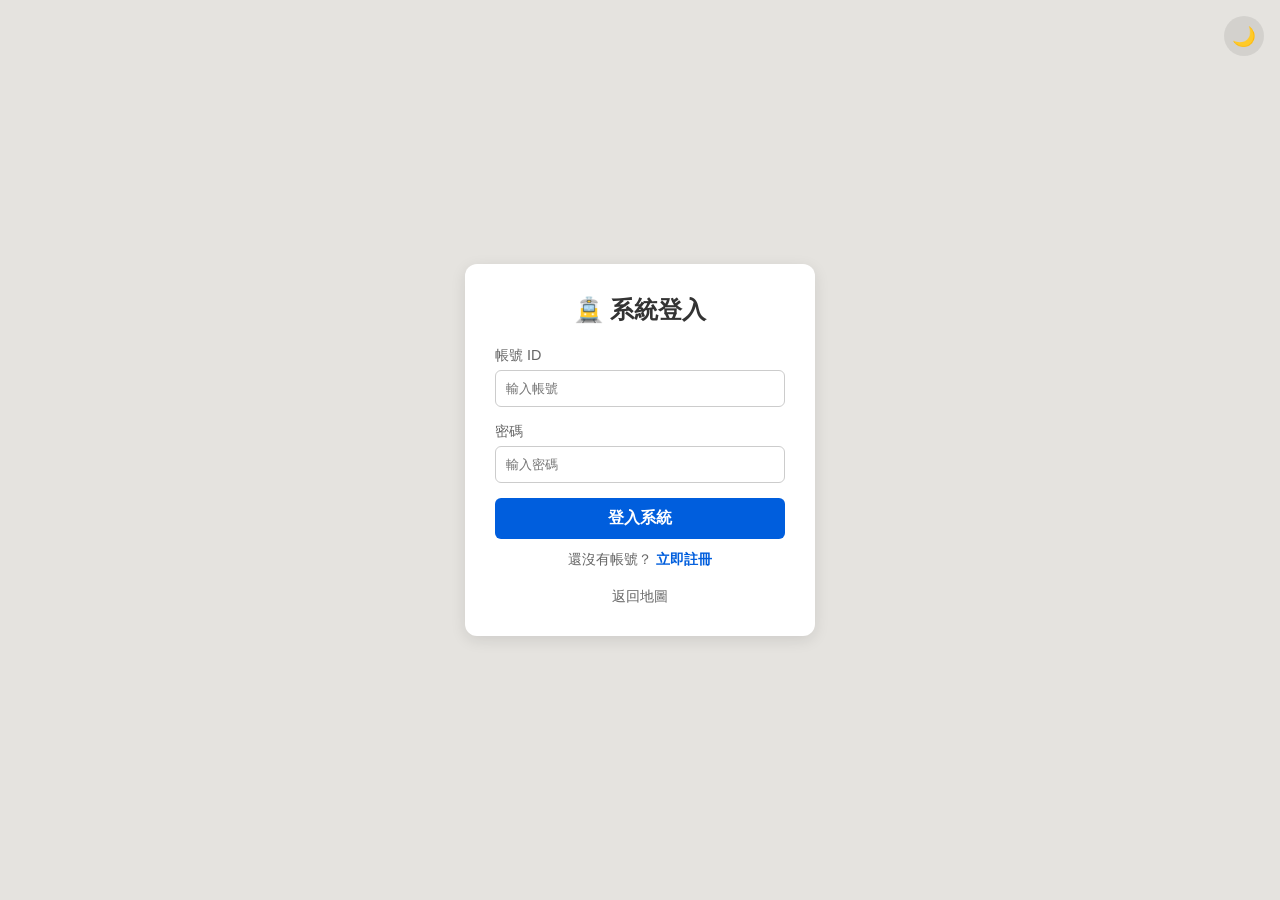
<file: login.html>
<!DOCTYPE html>
<html lang="zh-TW">
<head>
    <meta charset="UTF-8">
    <meta name="viewport" content="width=device-width, initial-scale=1.0">
    <title>登入 - 雙北捷運足跡冒險</title>
    <link rel="stylesheet" href="style.css">
    <style>
        body {
            display: flex;
            justify-content: center;
            align-items: center;
            height: 100vh;
            background-color: #e5e3df;
        }
        .login-card {
            background: white;
            padding: 30px;
            border-radius: 12px;
            box-shadow: 0 4px 15px rgba(0,0,0,0.1);
            width: 90%;
            max-width: 350px;
            text-align: center;
        }
        .login-card h2 { margin-bottom: 20px; color: #333; }
        .input-group { margin-bottom: 15px; text-align: left; }
        .input-group label { display: block; font-size: 0.9rem; color: #666; margin-bottom: 5px; }
        .input-group input { width: 100%; padding: 10px; border: 1px solid #ccc; border-radius: 6px; }
        .login-btn {
            width: 100%; padding: 10px; background: #005edd; color: white;
            border: none; border-radius: 6px; font-size: 1rem; cursor: pointer; font-weight: bold;
        }
        .login-btn:hover { background: #0047a8; }
        #msg { color: #e30022; margin-top: 10px; font-size: 0.9rem; }
        #dark-btn {
            position: fixed; top: 16px; right: 16px;
            background: rgba(0,0,0,0.08); border: none; border-radius: 50%;
            width: 40px; height: 40px; font-size: 1.2rem; cursor: pointer; z-index: 100;
        }
        /* 深色模式 */
        body.dark { background-color: #16161f !important; }
        body.dark .login-card { background: #22223a !important; box-shadow: 0 4px 15px rgba(0,0,0,0.4) !important; }
        body.dark .login-card h2 { color: #e0e0ee !important; }
        body.dark .input-group label { color: #9999bb !important; }
        body.dark .input-group input { background: #2a2a3d !important; color: #e0e0ee !important; border-color: #44445a !important; }
        body.dark a { color: #9999bb !important; }
        body.dark div[style*="color: #666"] { color: #9999bb !important; }
        body.dark #dark-btn { background: rgba(255,255,255,0.1) !important; }
    </style>
</head>
<body>
    <button id="dark-btn" onclick="toggleDark()">🌙</button>
    <div class="login-card">
        <h2 id="form-title">🚊 系統登入</h2>
        <div class="input-group">
            <label>帳號 ID</label>
            <input type="text" id="userid" placeholder="輸入帳號">
        </div>
        <div class="input-group" id="username-group" style="display:none;">
            <label>顯示名稱</label>
            <input type="text" id="username" placeholder="輸入顯示名稱">
        </div>
        <div class="input-group">
            <label>密碼</label>
            <input type="password" id="password" placeholder="輸入密碼">
        </div>
        <div class="input-group" id="confirm-group" style="display:none;">
            <label>確認密碼</label>
            <input type="password" id="confirm-password" placeholder="再次輸入密碼">
        </div>
        <button class="login-btn" id="submit-btn" onclick="handleSubmit()">登入系統</button>
        <p id="msg"></p>
        <div style="margin-top: 12px; font-size: 0.85rem; color: #666;">
            <span id="toggle-text">還沒有帳號？</span>
            <a href="#" id="toggle-link" onclick="toggleMode(); return false;" style="color: #005edd; text-decoration: none; font-weight: bold;">立即註冊</a>
        </div>
        <br>
        <a href="index.html" style="font-size: 0.85rem; color: #666; text-decoration: none;">返回地圖</a>
    </div>

    <script>
        if (localStorage.getItem('metro_dark') === '1') {
            document.body.classList.add('dark');
            document.getElementById('dark-btn').textContent = '☀️';
        }
        function toggleDark() {
            const isDark = document.body.classList.toggle('dark');
            localStorage.setItem('metro_dark', isDark ? '1' : '0');
            document.getElementById('dark-btn').textContent = isDark ? '☀️' : '🌙';
        }

        const API_URL = "https://script.google.com/macros/s/AKfycbzMS3h1Cm4cFREYEkOQVKyS4VyQad4dKEvEv9DveZtFMQ1PG_6kkhi-5g0UONcOaYSv_g/exec";

        let isRegisterMode = false;

        function toggleMode() {
            isRegisterMode = !isRegisterMode;
            document.getElementById('form-title').textContent = isRegisterMode ? '🚊 創建帳號' : '🚊 系統登入';
            document.getElementById('username-group').style.display = isRegisterMode ? 'block' : 'none';
            document.getElementById('confirm-group').style.display = isRegisterMode ? 'block' : 'none';
            document.getElementById('submit-btn').textContent = isRegisterMode ? '創建帳號' : '登入系統';
            document.getElementById('toggle-text').textContent = isRegisterMode ? '已有帳號？' : '還沒有帳號？';
            document.getElementById('toggle-link').textContent = isRegisterMode ? '返回登入' : '立即註冊';
            document.getElementById('msg').textContent = '';
        }

        function handleSubmit() {
            isRegisterMode ? handleRegister() : handleLogin();
        }

        async function handleLogin() {
            const userid = document.getElementById('userid').value.trim();
            const password = document.getElementById('password').value;
            const msgObj = document.getElementById('msg');

            if (!userid || !password) {
                msgObj.style.color = "#e30022";
                msgObj.textContent = "請輸入帳號與密碼！";
                return;
            }

            msgObj.style.color = "#666";
            msgObj.textContent = "驗證中，請稍候...";
            document.getElementById('submit-btn').disabled = true;

            try {
                const response = await fetch(API_URL, {
                    method: 'POST',
                    body: JSON.stringify({ action: 'login', user_id: userid, password: password })
                });
                const result = await response.json();

                if (result.success) {
                    msgObj.style.color = "green";
                    msgObj.textContent = "登入成功！跳轉中...";
                    localStorage.setItem("metro_user", JSON.stringify(result.user));
                    localStorage.setItem("metro_token", result.token);
                    setTimeout(() => { window.location.href = "index.html"; }, 1000);
                } else {
                    msgObj.style.color = "#e30022";
                    msgObj.textContent = result.message;
                }
            } catch (error) {
                msgObj.style.color = "#e30022";
                msgObj.textContent = "連線失敗，請檢查網路狀態。";
            } finally {
                document.getElementById('submit-btn').disabled = false;
            }
        }

        async function handleRegister() {
            const userid = document.getElementById('userid').value.trim();
            const username = document.getElementById('username').value.trim();
            const password = document.getElementById('password').value;
            const confirm = document.getElementById('confirm-password').value;
            const msgObj = document.getElementById('msg');

            if (!userid || !username || !password) {
                msgObj.style.color = "#e30022";
                msgObj.textContent = "請填寫所有欄位！";
                return;
            }
            if (password !== confirm) {
                msgObj.style.color = "#e30022";
                msgObj.textContent = "兩次密碼不一致！";
                return;
            }

            msgObj.style.color = "#666";
            msgObj.textContent = "創建中，請稍候...";
            document.getElementById('submit-btn').disabled = true;

            try {
                const response = await fetch(API_URL, {
                    method: 'POST',
                    body: JSON.stringify({ action: 'register', user_id: userid, username: username, password: password })
                });
                const result = await response.json();

                if (result.success) {
                    msgObj.style.color = "green";
                    msgObj.textContent = "帳號創建成功！請登入。";
                    toggleMode();
                    document.getElementById('userid').value = userid;
                    document.getElementById('password').value = '';
                } else {
                    msgObj.style.color = "#e30022";
                    msgObj.textContent = result.message || "創建失敗，請再試一次。";
                }
            } catch (error) {
                msgObj.style.color = "#e30022";
                msgObj.textContent = "連線失敗，請檢查網路狀態。";
            } finally {
                document.getElementById('submit-btn').disabled = false;
            }
        }
    </script>
</body>
</html>
</file>
<file: style.css>
* {
    box-sizing: border-box;
    margin: 0;
    padding: 0;
    font-family: 'Segoe UI', Tahoma, Geneva, Verdana, sans-serif;
}

html, body {
    width: 100%;
    background-color: #e5e3df;
}

#app-container, #map {
    width: 100%;
    height: 100vh;
    overflow: hidden;
}

/* 車站資訊卡片 */
#station-card {
    position: absolute;
    bottom: 20px;
    left: 50%;
    transform: translateX(-50%);
    width: 90%;
    max-width: 400px;
    background: white;
    border-radius: 16px;
    padding: 20px;
    box-shadow: 0 10px 25px rgba(0,0,0,0.2);
    z-index: 1000;
    transition: all 0.3s ease;
    max-height: 75vh;
    overflow-y: auto;
}

.card-hidden {
    bottom: -100% !important; /* 隱藏時往下縮 */
    opacity: 0;
}

#close-btn {
    position: absolute;
    top: 15px;
    right: 15px;
    background: none;
    border: none;
    font-size: 24px;
    cursor: pointer;
    color: #666;
}

.badge {
    display: inline-block;
    padding: 4px 10px;
    border-radius: 20px;
    color: white;
    font-size: 0.85rem;
    font-weight: bold;
    margin-top: 5px;
    margin-bottom: 15px;
}

/* 解鎖/未解鎖視圖切換 */
.hidden {
    display: none !important;
}

#locked-view {
    text-align: center;
    padding: 20px 0;
    color: #888;
    background: #f8f9fa;
    border-radius: 8px;
}

.lock-icon {
    font-size: 40px;
    margin-bottom: 10px;
}

/* 照片排版 */
.gallery {
    display: flex;
    gap: 10px;
    margin-top: 15px;
}

.img-box {
    flex: 1;
    text-align: center;
}

.img-box h4 {
    font-size: 0.9rem;
    color: #555;
    margin-bottom: 5px;
}

.img-box img {
    width: 100%;
    height: 120px;
    object-fit: cover;
    border-radius: 8px;
    background: #eee;
}
/* --- 捷運站名稱地圖標籤樣式 --- */
.station-label {
    background: rgba(255, 255, 255, 0.85); /* 半透明白底，避免擋住地圖細節 */
    border: none;
    box-shadow: 0 1px 3px rgba(0,0,0,0.2);
    font-weight: 600;
    color: #333;
    border-radius: 4px;
    padding: 2px 6px;
    font-size: 0.85rem;
}

/* 隱藏 Leaflet Tooltip 預設的指向小箭頭，讓畫面更乾淨 */
.leaflet-tooltip.station-label::before {
    display: none;
}

/* ─── 全域深色模式 ─────────────────────────────── */
body.dark {
    background-color: #16161f !important;
    color: #e0e0ee;
}
body.dark .header,
body.dark .page-header {
    background: #1c1c2f !important;
    box-shadow: 0 2px 10px rgba(0,0,0,0.4) !important;
}
body.dark .back-btn,
body.dark .header-back {
    background: #2a2a3d !important;
    color: #e0e0ee !important;
}
body.dark #station-card {
    background: #22223a !important;
    color: #e0e0ee !important;
    box-shadow: 0 10px 25px rgba(0,0,0,0.5) !important;
}
body.dark #close-btn { color: #9999bb !important; }
body.dark #locked-view {
    background: #2a2a3d !important;
    color: #9999bb !important;
}
body.dark .img-box h4,
body.dark .photos-stamp-box h4,
body.dark .photos-main-box h4 { color: #9999bb !important; }
body.dark .station-label {
    background-color: rgba(28,28,47,0.92) !important;
    color: #d0d0ee !important;
    border-color: rgba(255,255,255,0.08) !important;
    box-shadow: 0 1px 4px rgba(0,0,0,0.4) !important;
}
</file>
